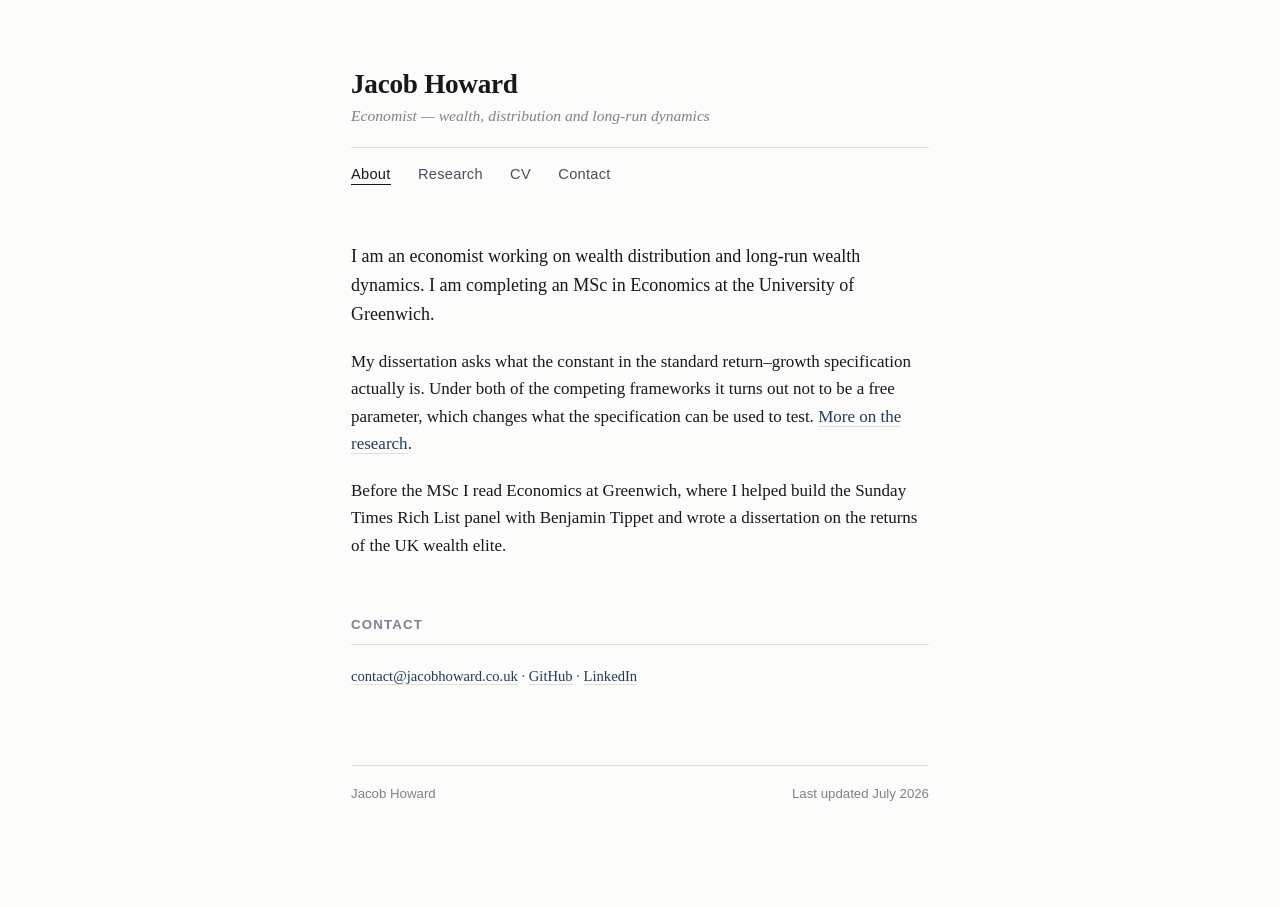
<file: index.html>
<!DOCTYPE html>
<html lang="en-GB">
<head>
<meta charset="utf-8">
<meta name="viewport" content="width=device-width, initial-scale=1">
<title>Jacob Howard — Economist</title>
<meta name="description" content="Jacob Howard is an economist working on wealth distribution and long-run wealth dynamics.">
<meta name="author" content="Jacob Howard">
<link rel="canonical" href="https://jacobhoward.co.uk/">
<meta property="og:type" content="profile">
<meta property="og:title" content="Jacob Howard — Economist">
<meta property="og:description" content="Economist. Wealth distribution and long-run wealth dynamics.">
<meta property="og:url" content="https://jacobhoward.co.uk/">
<meta name="twitter:card" content="summary">
<link rel="stylesheet" href="/assets/style.css">
<link rel="icon" href="data:image/svg+xml,<svg xmlns='http://www.w3.org/2000/svg' viewBox='0 0 32 32'><text y='25' x='4' font-size='24' font-family='Georgia,serif'>J</text></svg>">
<script type="application/ld+json">
{
  "@context": "https://schema.org",
  "@type": "Person",
  "name": "Jacob Howard",
  "url": "https://jacobhoward.co.uk",
  "jobTitle": "Economist",
  "email": "contact@jacobhoward.co.uk",
  "alumniOf": { "@type": "CollegeOrUniversity", "name": "University of Greenwich" },
  "knowsAbout": ["Wealth distribution", "Wealth dynamics", "Applied econometrics"]
}
</script>
</head>
<body>
<div class="wrap">

<header class="masthead">
  <h1>Jacob Howard</h1>
  <p class="role">Economist — wealth, distribution and long-run dynamics</p>
  <nav>
    <a href="/" aria-current="page">About</a>
    <a href="/research/">Research</a>
    <a href="/cv/">CV</a>
    <a href="mailto:contact@jacobhoward.co.uk">Contact</a>
  </nav>
</header>

<main>

<p class="lede">
  I am an economist working on wealth distribution and long-run wealth dynamics.
  I am completing an MSc in Economics at the University of Greenwich.
</p>

<p>
  My dissertation asks what the constant in the standard return–growth
  specification actually is. Under both of the competing frameworks it turns out
  not to be a free parameter, which changes what the specification can be used to
  test. <a href="/research/">More on the research</a>.
</p>

<p>
  Before the MSc I read Economics at Greenwich, where I helped build the Sunday Times
  Rich List panel with Benjamin Tippet and wrote a dissertation on the returns of
  the UK wealth elite.
</p>

<h2>Contact</h2>

<p class="small">
  <a href="mailto:contact@jacobhoward.co.uk">contact@jacobhoward.co.uk</a> ·
  <a href="https://github.com/jacobhowarduk" rel="me noopener">GitHub</a> ·
  <a href="https://www.linkedin.com/in/jacobhowardecon/" rel="me noopener">LinkedIn</a>
</p>

</main>

<footer>
  <span>Jacob Howard</span>
  <span>Last updated July 2026</span>
</footer>

</div>
</body>
</html>
</file>
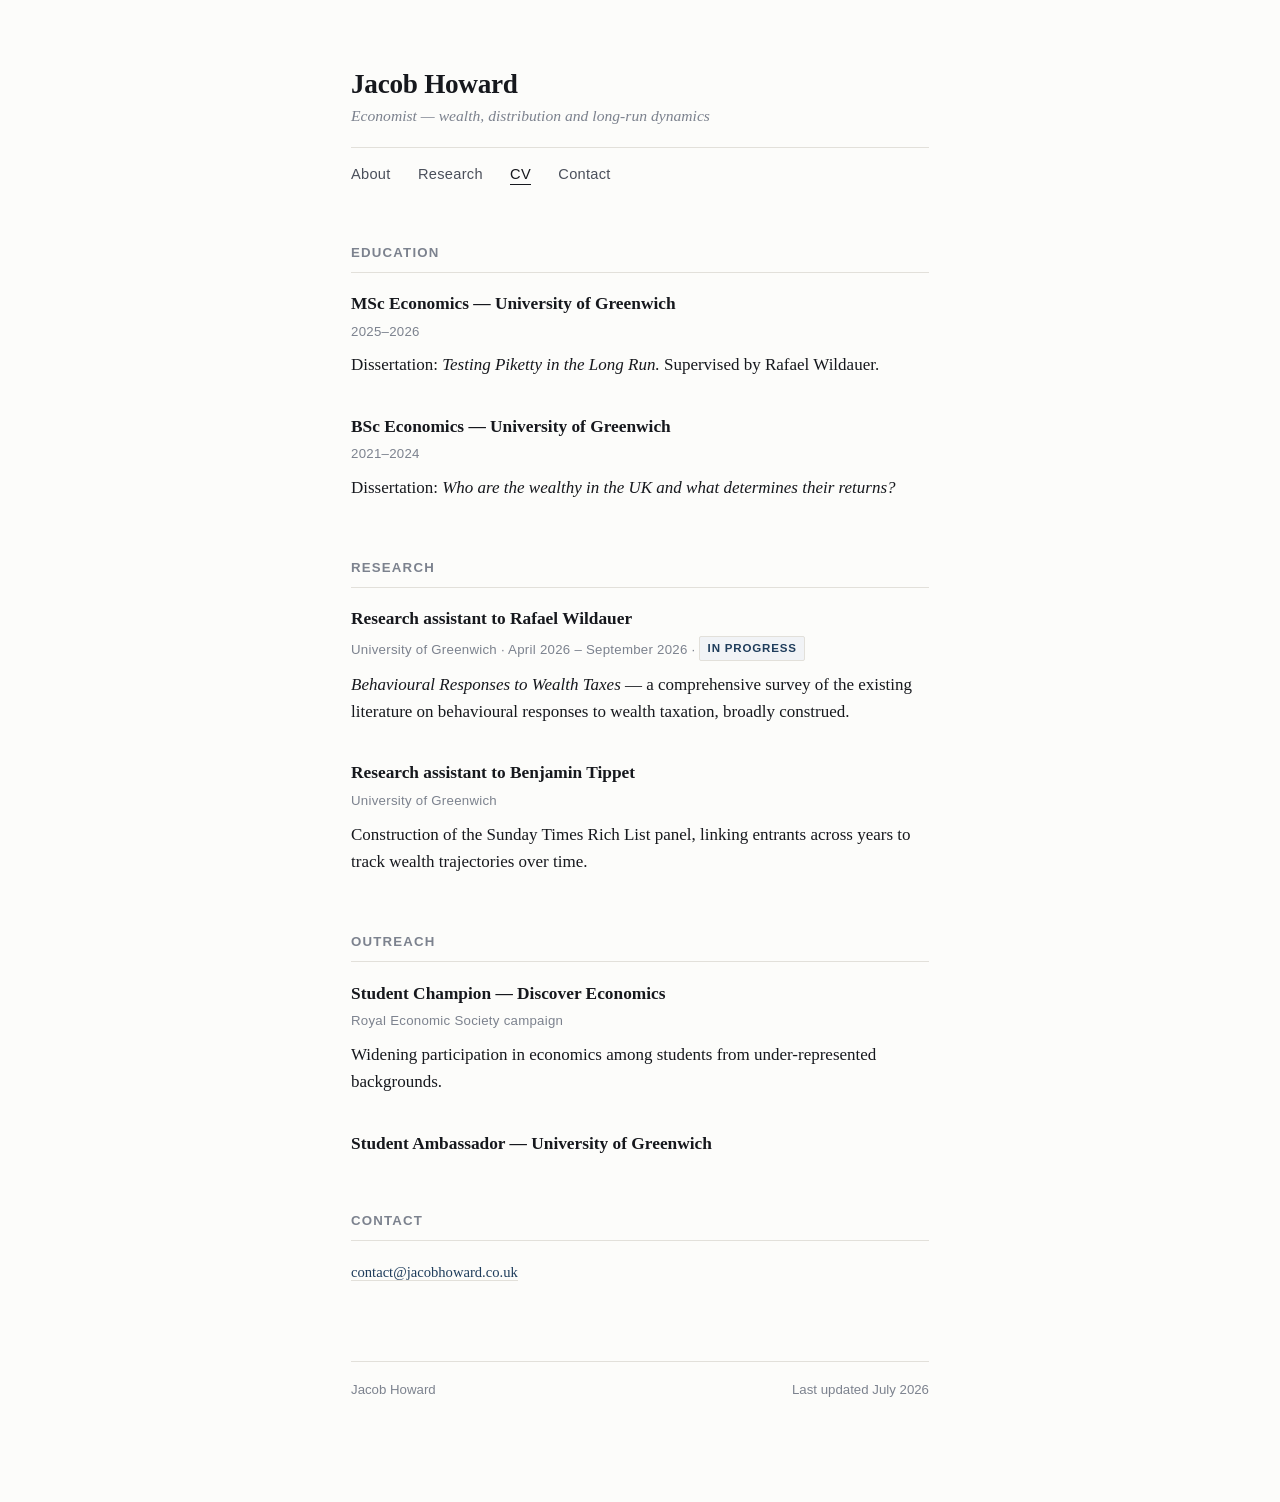
<file: cv/index.html>
<!DOCTYPE html>
<html lang="en-GB">
<head>
<meta charset="utf-8">
<meta name="viewport" content="width=device-width, initial-scale=1">
<title>CV — Jacob Howard</title>
<meta name="description" content="Curriculum vitae of Jacob Howard: education, research and outreach.">
<link rel="canonical" href="https://jacobhoward.co.uk/cv/">
<meta property="og:type" content="website">
<meta property="og:title" content="CV — Jacob Howard">
<meta property="og:url" content="https://jacobhoward.co.uk/cv/">
<link rel="stylesheet" href="/assets/style.css">
<link rel="icon" href="data:image/svg+xml,<svg xmlns='http://www.w3.org/2000/svg' viewBox='0 0 32 32'><text y='25' x='4' font-size='24' font-family='Georgia,serif'>J</text></svg>">
</head>
<body>
<div class="wrap">

<header class="masthead">
  <h1>Jacob Howard</h1>
  <p class="role">Economist — wealth, distribution and long-run dynamics</p>
  <nav>
    <a href="/">About</a>
    <a href="/research/">Research</a>
    <a href="/cv/" aria-current="page">CV</a>
    <a href="mailto:contact@jacobhoward.co.uk">Contact</a>
  </nav>
</header>

<main>

<h2 style="margin-top:0">Education</h2>

<div class="entry">
  <h3>MSc Economics — University of Greenwich</h3>
  <p class="meta">2025–2026</p>
  <p>
    Dissertation: <em>Testing Piketty in the Long Run.</em> Supervised by Rafael
    Wildauer.
  </p>
</div>

<div class="entry">
  <h3>BSc Economics — University of Greenwich</h3>
  <p class="meta">2021–2024</p>
  <p>
    Dissertation: <em>Who are the wealthy in the UK and what determines their
    returns?</em>
  </p>
</div>

<h2>Research</h2>

<div class="entry">
  <h3>Research assistant to Rafael Wildauer</h3>
  <p class="meta">University of Greenwich · April 2026 – September 2026 · <span class="tag">In progress</span></p>
  <p>
    <em>Behavioural Responses to Wealth Taxes</em> — a comprehensive survey of
    the existing literature on behavioural responses to wealth taxation, broadly
    construed.
  </p>
</div>

<div class="entry">
  <h3>Research assistant to Benjamin Tippet</h3>
  <p class="meta">University of Greenwich</p>
  <p>
    Construction of the Sunday Times Rich List panel, linking entrants across
    years to track wealth trajectories over time.
  </p>
</div>

<h2>Outreach</h2>

<div class="entry">
  <h3>Student Champion — Discover Economics</h3>
  <p class="meta">Royal Economic Society campaign</p>
  <p>
    Widening participation in economics among students from under-represented
    backgrounds.
  </p>
</div>

<div class="entry">
  <h3>Student Ambassador — University of Greenwich</h3>
</div>

<h2>Contact</h2>

<p class="small">
  <a href="mailto:contact@jacobhoward.co.uk">contact@jacobhoward.co.uk</a>
</p>

</main>

<footer>
  <span>Jacob Howard</span>
  <span>Last updated July 2026</span>
</footer>

</div>
</body>
</html>
</file>
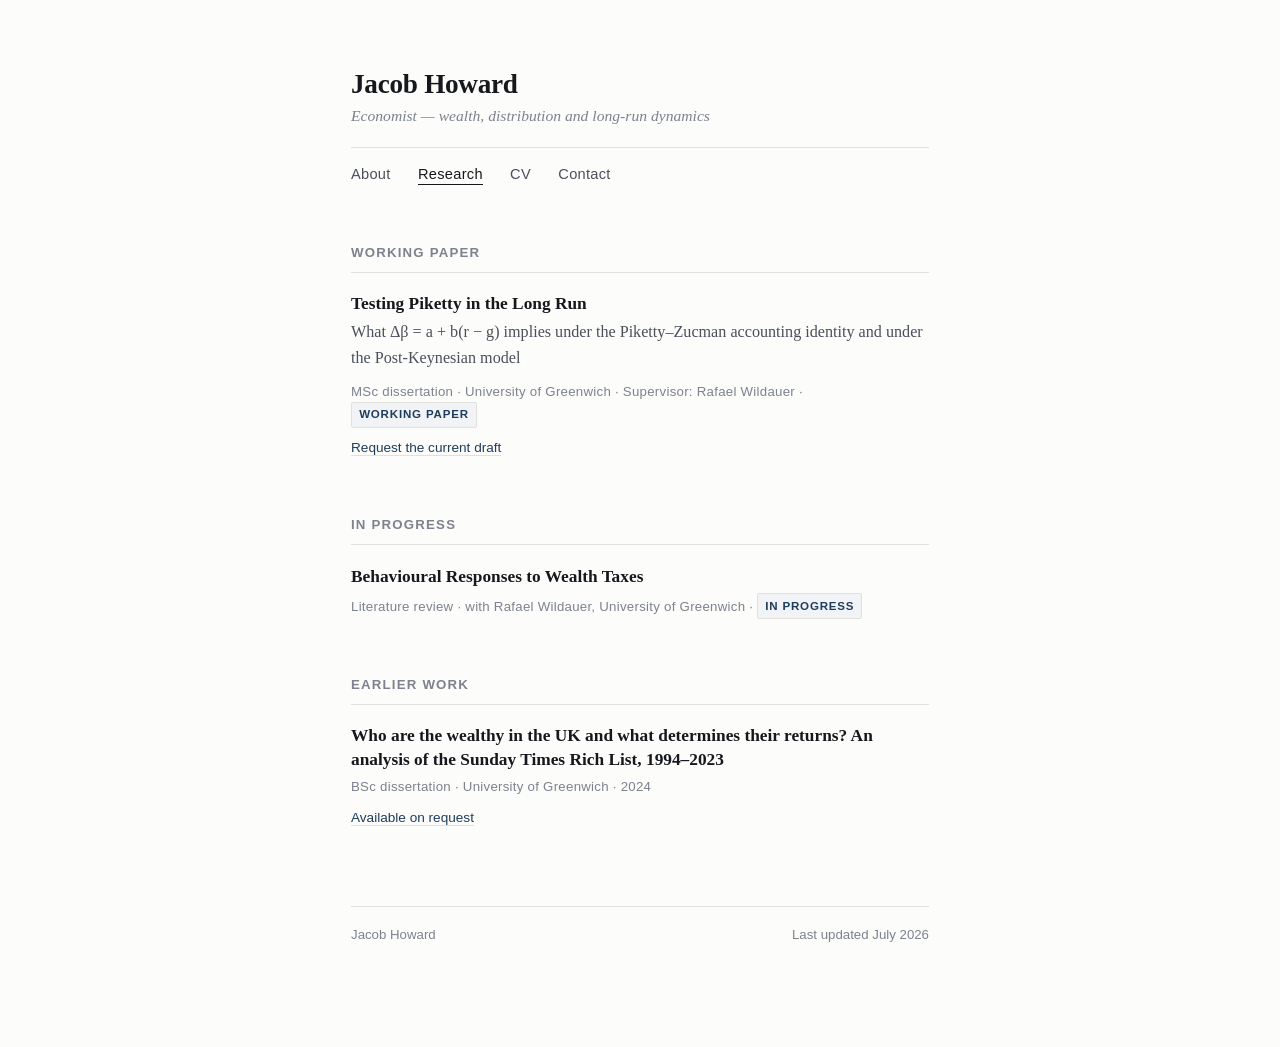
<file: research/index.html>
<!DOCTYPE html>
<html lang="en-GB">
<head>
<meta charset="utf-8">
<meta name="viewport" content="width=device-width, initial-scale=1">
<title>Research — Jacob Howard</title>
<meta name="description" content="Research by Jacob Howard on wealth distribution and long-run wealth dynamics.">
<link rel="canonical" href="https://jacobhoward.co.uk/research/">
<meta property="og:type" content="website">
<meta property="og:title" content="Research — Jacob Howard">
<meta property="og:url" content="https://jacobhoward.co.uk/research/">
<link rel="stylesheet" href="/assets/style.css">
<link rel="icon" href="data:image/svg+xml,<svg xmlns='http://www.w3.org/2000/svg' viewBox='0 0 32 32'><text y='25' x='4' font-size='24' font-family='Georgia,serif'>J</text></svg>">
</head>
<body>
<div class="wrap">

<header class="masthead">
  <h1>Jacob Howard</h1>
  <p class="role">Economist — wealth, distribution and long-run dynamics</p>
  <nav>
    <a href="/">About</a>
    <a href="/research/" aria-current="page">Research</a>
    <a href="/cv/">CV</a>
    <a href="mailto:contact@jacobhoward.co.uk">Contact</a>
  </nav>
</header>

<main>

<h2 style="margin-top:0">Working paper</h2>

<div class="entry" id="testing-piketty">
  <h3>Testing Piketty in the Long Run</h3>
  <p style="margin:-0.1rem 0 0.55rem; font-size:0.95rem; color:var(--ink-soft);">
    What Δβ&nbsp;=&nbsp;a&nbsp;+&nbsp;b(r&nbsp;−&nbsp;g) implies under the
    Piketty–Zucman accounting identity and under the Post-Keynesian model
  </p>
  <p class="meta">
    MSc dissertation · University of Greenwich · Supervisor: Rafael Wildauer
    · <span class="tag">Working paper</span>
  </p>
  <p class="links">
    <a href="mailto:contact@jacobhoward.co.uk?subject=Draft%20request%3A%20Testing%20Piketty%20in%20the%20Long%20Run">Request the current draft</a>
  </p>
</div>

<h2>In progress</h2>

<div class="entry">
  <h3>Behavioural Responses to Wealth Taxes</h3>
  <p class="meta">
    Literature review · with Rafael Wildauer, University of Greenwich
    · <span class="tag">In progress</span>
  </p>
</div>

<h2>Earlier work</h2>

<div class="entry">
  <h3>Who are the wealthy in the UK and what determines their returns? An analysis of the Sunday Times Rich List, 1994–2023</h3>
  <p class="meta">BSc dissertation · University of Greenwich · 2024</p>
  <p class="links">
    <a href="mailto:contact@jacobhoward.co.uk?subject=BSc%20dissertation%20request">Available on request</a>
  </p>
</div>

</main>

<footer>
  <span>Jacob Howard</span>
  <span>Last updated July 2026</span>
</footer>

</div>
</body>
</html>
</file>
<file: assets/style.css>
/* jacobhoward.co.uk — minimal academic
   One stylesheet, no build step, no dependencies. */

:root {
  --ink:        #16181d;
  --ink-soft:   #4a4f5a;
  --ink-faint:  #7c828e;
  --rule:       #e2e0da;
  --paper:      #fcfcfa;
  --accent:     #1f3d5c;
  --accent-bg:  #f1f3f6;
  --measure:    34rem;
}

@media (prefers-color-scheme: dark) {
  :root {
    --ink:       #e6e4de;
    --ink-soft:  #b0aca3;
    --ink-faint: #85817a;
    --rule:      #2e3138;
    --paper:     #14161a;
    --accent:    #9dbfdd;
    --accent-bg: #1c2028;
  }
}

*, *::before, *::after { box-sizing: border-box; }

html {
  font-size: 17px;
  -webkit-text-size-adjust: 100%;
}

body {
  margin: 0;
  padding: 0 1.5rem;
  background: var(--paper);
  color: var(--ink);
  font-family: "Iowan Old Style", "Palatino Linotype", Palatino, "Book Antiqua",
               Charter, Georgia, "Times New Roman", serif;
  line-height: 1.62;
  font-kerning: normal;
  font-variant-numeric: oldstyle-nums proportional-nums;
  text-rendering: optimizeLegibility;
  -webkit-font-smoothing: antialiased;
}

.wrap {
  max-width: var(--measure);
  margin: 0 auto;
  padding: 4rem 0 6rem;
}

/* ---------- masthead ---------- */

.masthead { margin-bottom: 3.25rem; }

.masthead h1 {
  font-size: 1.6rem;
  font-weight: 600;
  letter-spacing: -0.01em;
  margin: 0 0 0.15rem;
  line-height: 1.2;
}

.masthead .role {
  margin: 0 0 1.1rem;
  color: var(--ink-faint);
  font-size: 0.92rem;
  font-style: italic;
}

nav {
  font-size: 0.86rem;
  font-family: ui-sans-serif, -apple-system, "Segoe UI", Helvetica, Arial, sans-serif;
  font-variant-numeric: normal;
  letter-spacing: 0.02em;
  padding-top: 0.85rem;
  border-top: 1px solid var(--rule);
}

nav a {
  color: var(--ink-soft);
  text-decoration: none;
  margin-right: 1.35rem;
  border-bottom: 1px solid transparent;
  padding-bottom: 2px;
}

nav a:hover { color: var(--ink); border-bottom-color: var(--rule); }
nav a[aria-current="page"] { color: var(--ink); border-bottom-color: var(--ink); }

/* ---------- type ---------- */

h2 {
  font-size: 0.78rem;
  font-family: ui-sans-serif, -apple-system, "Segoe UI", Helvetica, Arial, sans-serif;
  font-weight: 600;
  text-transform: uppercase;
  letter-spacing: 0.09em;
  font-variant-numeric: normal;
  color: var(--ink-faint);
  margin: 3.25rem 0 1.15rem;
  padding-bottom: 0.5rem;
  border-bottom: 1px solid var(--rule);
}

h3 {
  font-size: 1.02rem;
  font-weight: 600;
  line-height: 1.35;
  margin: 0 0 0.3rem;
}

p { margin: 0 0 1.1rem; }
p:last-child { margin-bottom: 0; }

a { color: var(--accent); text-decoration: none; border-bottom: 1px solid var(--rule); }
a:hover { border-bottom-color: var(--accent); }

.lede { font-size: 1.06rem; }

small, .small { font-size: 0.86rem; color: var(--ink-soft); }

em.term { font-style: italic; }

abbr { text-decoration: none; border-bottom: 1px dotted var(--ink-faint); cursor: help; }

/* ---------- entries (papers, roles) ---------- */

.entry { margin-bottom: 2.1rem; }
.entry:last-child { margin-bottom: 0; }

.entry .meta {
  font-family: ui-sans-serif, -apple-system, "Segoe UI", Helvetica, Arial, sans-serif;
  font-size: 0.78rem;
  font-variant-numeric: normal;
  letter-spacing: 0.02em;
  color: var(--ink-faint);
  margin: 0 0 0.55rem;
}

.entry p { margin-bottom: 0.55rem; }

.tag {
  display: inline-block;
  font-family: ui-sans-serif, -apple-system, "Segoe UI", Helvetica, Arial, sans-serif;
  font-size: 0.68rem;
  font-weight: 600;
  font-variant-numeric: normal;
  text-transform: uppercase;
  letter-spacing: 0.07em;
  color: var(--accent);
  background: var(--accent-bg);
  border: 1px solid var(--rule);
  border-radius: 2px;
  padding: 0.14rem 0.42rem;
  vertical-align: 0.1em;
}

.links {
  font-family: ui-sans-serif, -apple-system, "Segoe UI", Helvetica, Arial, sans-serif;
  font-size: 0.8rem;
  font-variant-numeric: normal;
  color: var(--ink-faint);
  margin: 0.5rem 0 0;
}

.links a { margin-right: 0.9rem; }

/* ---------- findings list ---------- */

ol.findings, ul.plain {
  padding-left: 1.15rem;
  margin: 0 0 1.1rem;
}

ol.findings li, ul.plain li { margin-bottom: 0.7rem; padding-left: 0.15rem; }
ol.findings li::marker { color: var(--ink-faint); font-size: 0.9em; }

/* ---------- interests ---------- */

.interests {
  list-style: none;
  padding: 0;
  margin: 0;
  display: flex;
  flex-wrap: wrap;
  gap: 0.4rem 0.45rem;
}

.interests li {
  font-family: ui-sans-serif, -apple-system, "Segoe UI", Helvetica, Arial, sans-serif;
  font-size: 0.82rem;
  font-variant-numeric: normal;
  color: var(--ink-soft);
  border: 1px solid var(--rule);
  border-radius: 2px;
  padding: 0.2rem 0.55rem;
}

/* ---------- blockquote / abstract ---------- */

.abstract {
  border-left: 2px solid var(--rule);
  padding-left: 1.1rem;
  margin: 0 0 1.1rem;
  color: var(--ink-soft);
  font-size: 0.96rem;
}

/* ---------- footer ---------- */

footer {
  margin-top: 4.5rem;
  padding-top: 1rem;
  border-top: 1px solid var(--rule);
  font-family: ui-sans-serif, -apple-system, "Segoe UI", Helvetica, Arial, sans-serif;
  font-size: 0.78rem;
  font-variant-numeric: normal;
  color: var(--ink-faint);
  display: flex;
  flex-wrap: wrap;
  gap: 0.4rem 1.2rem;
  justify-content: space-between;
}

footer a { color: var(--ink-faint); border-bottom-color: transparent; }
footer a:hover { color: var(--ink); border-bottom-color: var(--rule); }

/* ---------- responsive ---------- */

@media (max-width: 34rem) {
  html { font-size: 16px; }
  .wrap { padding: 2.5rem 0 4rem; }
  nav a { margin-right: 1rem; }
  footer { flex-direction: column; }
}

@media print {
  body { background: #fff; color: #000; }
  nav, footer { display: none; }
  a { color: #000; border: 0; }
  .wrap { max-width: none; padding: 0; }
}
</file>
